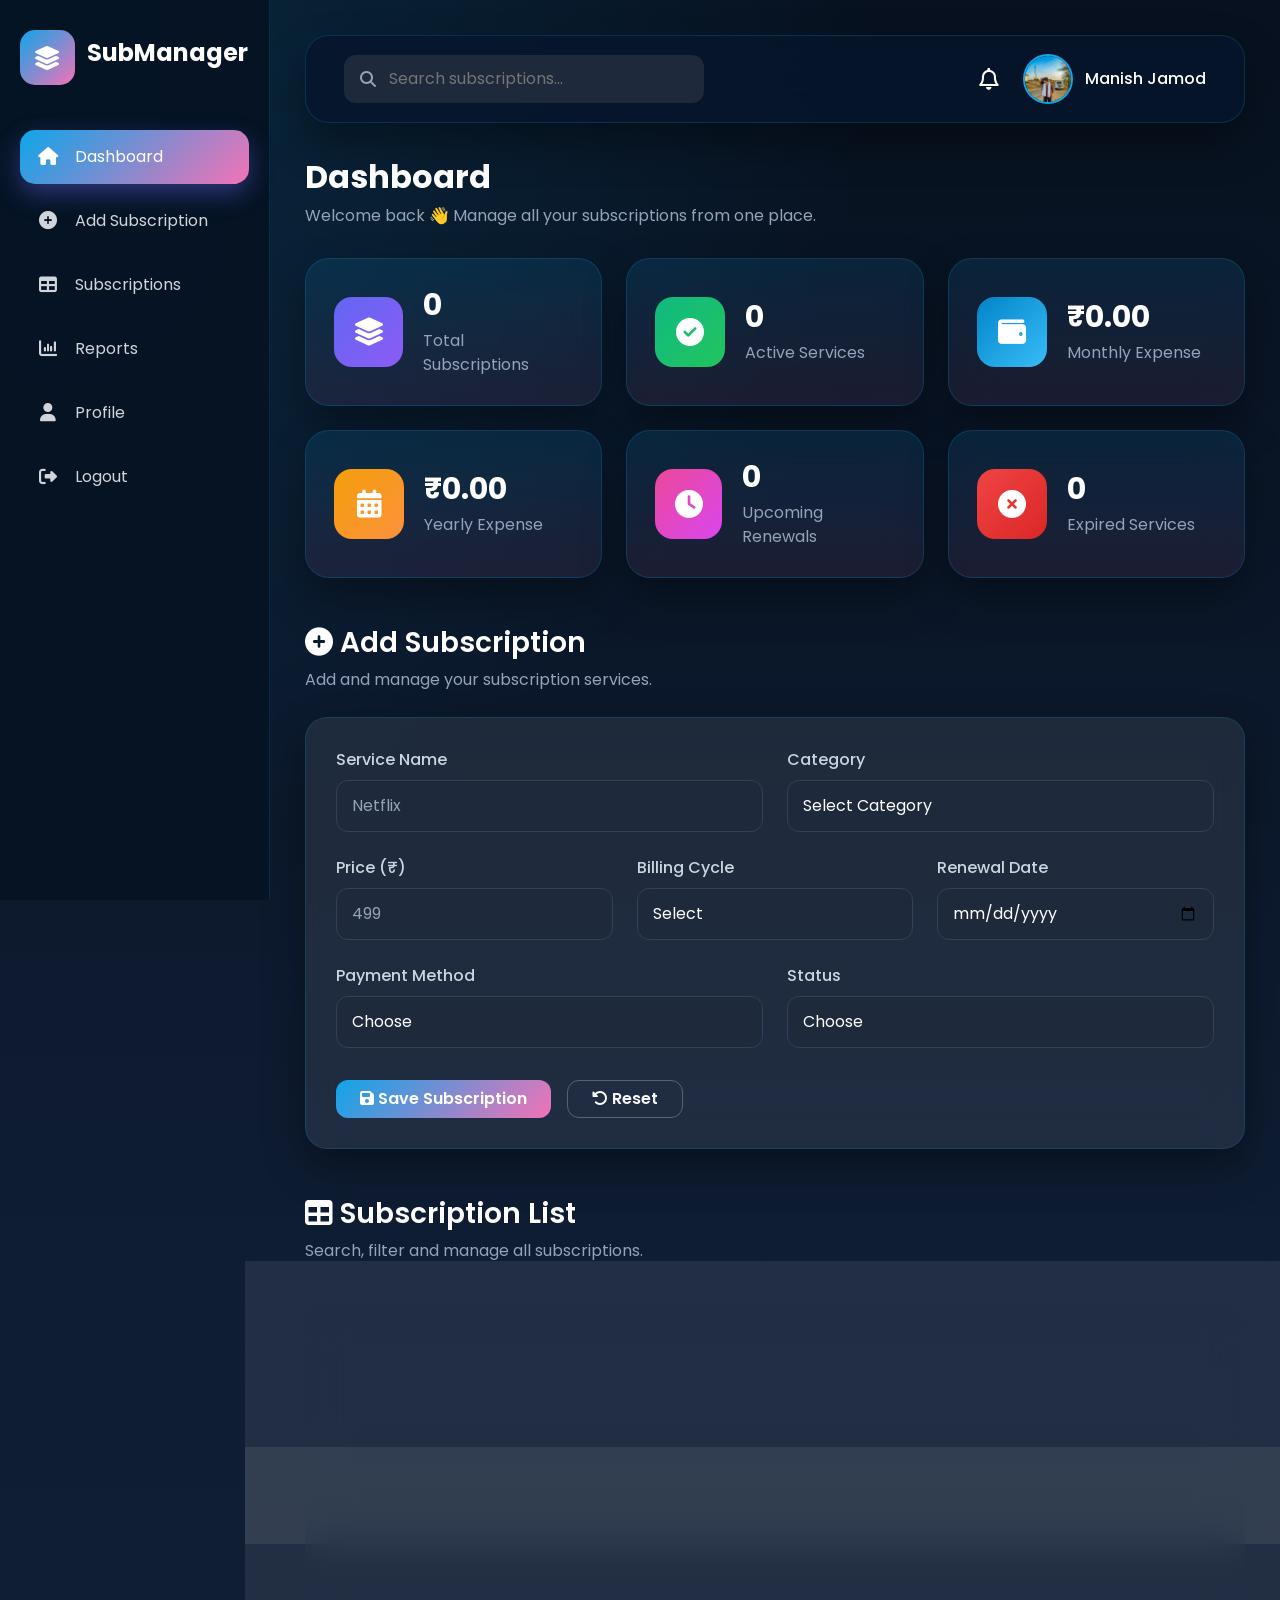
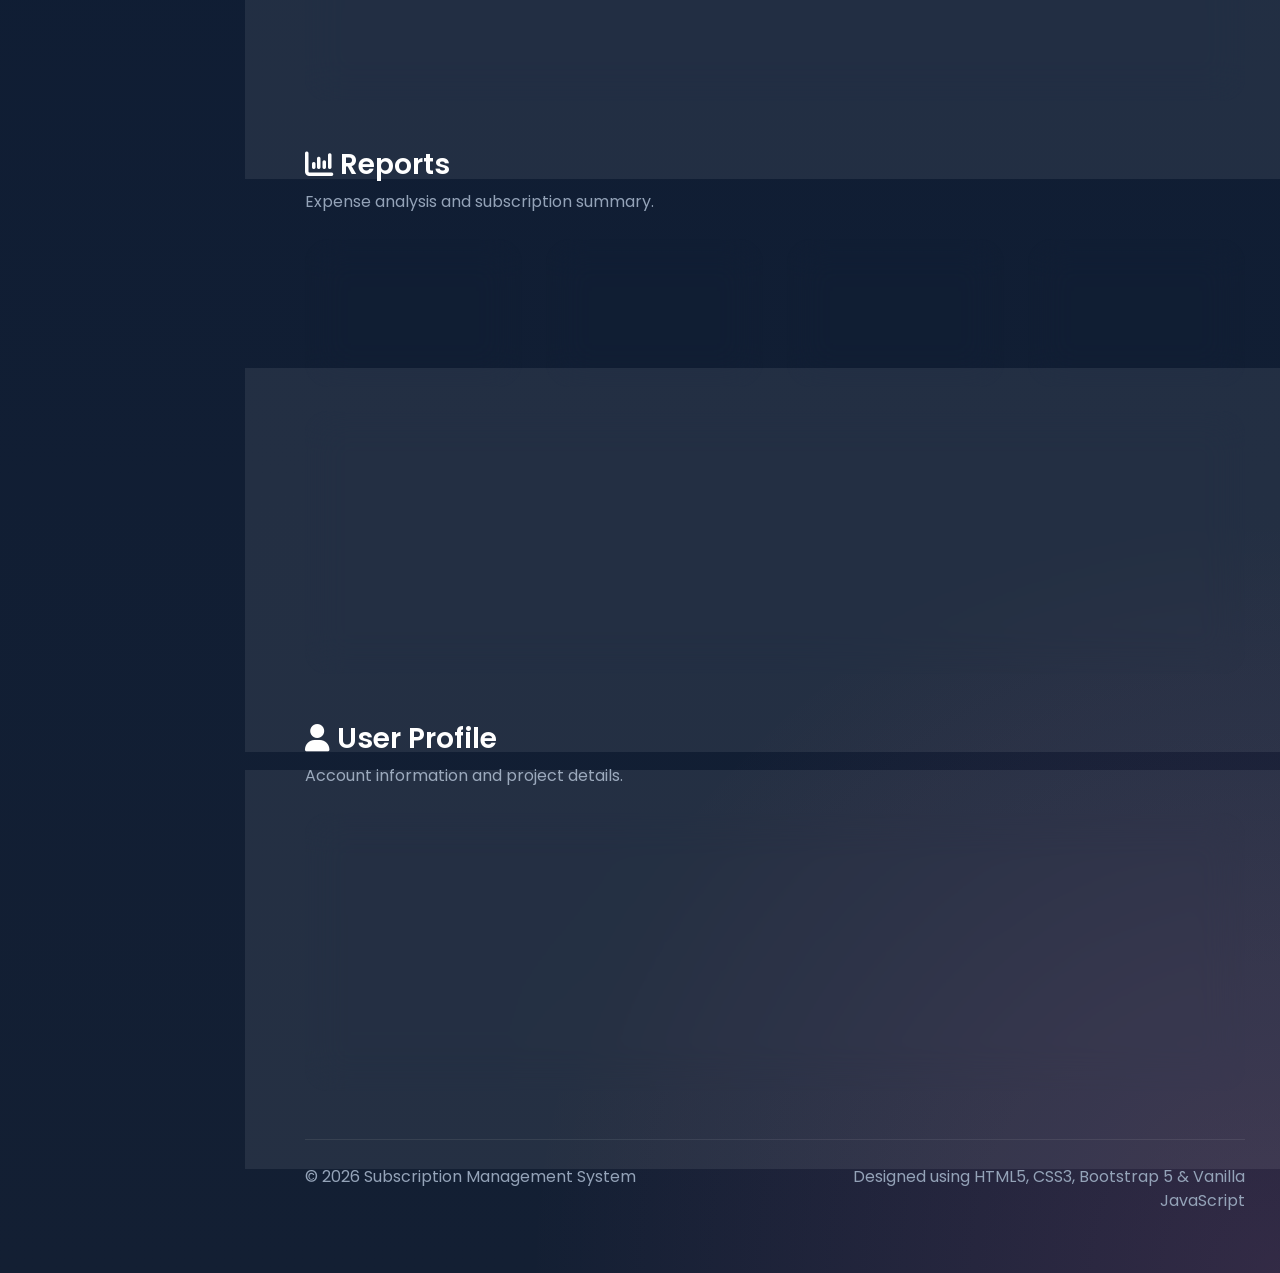
<file: index.html>
<!DOCTYPE html>
<html lang="en">

<head>

    <meta charset="UTF-8">
    <meta name="viewport" content="width=device-width, initial-scale=1.0">

    <title>Subscription Management System</title>

    <link href="https://cdn.jsdelivr.net/npm/bootstrap@5.3.3/dist/css/bootstrap.min.css" rel="stylesheet">

    <link rel="stylesheet"
        href="https://cdnjs.cloudflare.com/ajax/libs/font-awesome/6.7.1/css/all.min.css">

    <link
        href="https://fonts.googleapis.com/css2?family=Poppins:wght@300;400;500;600;700&display=swap"
        rel="stylesheet">

    <link rel="stylesheet" href="index.css">

</head>

<body>

<div class="wrapper">


    <aside class="sidebar">

        <div class="logo">

            <i class="fa-solid fa-layer-group"></i>

            <h3>SubManager</h3>

        </div>

        <ul class="menu">

            <li class="active">

                <a href="#dashboard">

                    <i class="fa-solid fa-house"></i>

                    <span>Dashboard</span>

                </a>

            </li>

            <li>

                <a href="#subscription">

                    <i class="fa-solid fa-plus-circle"></i>

                    <span>Add Subscription</span>

                </a>

            </li>

            <li>

                <a href="#table">

                    <i class="fa-solid fa-table"></i>

                    <span>Subscriptions</span>

                </a>

            </li>

            <li>

                <a href="#reports">

                    <i class="fa-solid fa-chart-column"></i>

                    <span>Reports</span>

                </a>

            </li>

            <li>

                <a href="#profile">

                    <i class="fa-solid fa-user"></i>

                    <span>Profile</span>

                </a>

            </li>

            <li>

                <a href="login.html">

                    <i class="fa-solid fa-right-from-bracket"></i>

                    <span>Logout</span>

                </a>

            </li>

        </ul>

    </aside>

    <main class="main-content">

        <nav class="navbar navbar-expand-lg top-navbar">

            <div class="container-fluid">

                <button class="btn menu-btn d-lg-none">

                    <i class="fa-solid fa-bars"></i>

                </button>

                <div class="search-box">

                    <i class="fa-solid fa-search"></i>

                    <input
                        type="text"
                        id="searchInput"
                        placeholder="Search subscriptions...">

                </div>

                <div class="nav-right">


                    <div class="notification">

                        <i class="fa-regular fa-bell"></i>

                    </div>

                    <div class="user-profile">

                        <img
                        src="./image.png"
                        alt="profile">

                        <div>

                            <h6>Manish Jamod</h6>

                        </div>

                    </div>

                </div>

            </div>

        </nav>

        <section
        id="dashboard"
        class="dashboard-section">

            <div class="page-title">

                <h2>

                    Dashboard

                </h2>

                <p>

                    Welcome back 👋 Manage all your subscriptions from one place.

                </p>

            </div>

            <div class="row g-4">

                <div class="col-lg-4 col-md-6">

                    <div class="dashboard-card">

                        <div class="card-icon purple">

                            <i class="fa-solid fa-layer-group"></i>

                        </div>

                        <div>

                            <h3 id="totalSubscriptions">

                                0

                            </h3>

                            <p>Total Subscriptions</p>

                        </div>

                    </div>

                </div>

                <div class="col-lg-4 col-md-6">

                    <div class="dashboard-card">

                        <div class="card-icon green">

                            <i class="fa-solid fa-circle-check"></i>

                        </div>

                        <div>

                            <h3 id="activeSubscriptions">

                                0

                            </h3>

                            <p>Active Services</p>

                        </div>

                    </div>

                </div>

                <div class="col-lg-4 col-md-6">

                    <div class="dashboard-card">

                        <div class="card-icon blue">

                            <i class="fa-solid fa-wallet"></i>

                        </div>

                        <div>

                            <h3 id="monthlyExpense">

                                ₹0

                            </h3>

                            <p>Monthly Expense</p>

                        </div>

                    </div>

                </div>

                <div class="col-lg-4 col-md-6">

                    <div class="dashboard-card">

                        <div class="card-icon orange">

                            <i class="fa-solid fa-calendar-days"></i>

                        </div>

                        <div>

                            <h3 id="yearlyExpense">

                                ₹0

                            </h3>

                            <p>Yearly Expense</p>

                        </div>

                    </div>

                </div>

                <div class="col-lg-4 col-md-6">

                    <div class="dashboard-card">

                        <div class="card-icon pink">

                            <i class="fa-solid fa-clock"></i>

                        </div>

                        <div>

                            <h3 id="upcomingRenewals">

                                0

                            </h3>

                            <p>Upcoming Renewals</p>

                        </div>

                    </div>

                </div>

                <div class="col-lg-4 col-md-6">

                    <div class="dashboard-card">

                        <div class="card-icon red">

                            <i class="fa-solid fa-circle-xmark"></i>

                        </div>

                        <div>

                            <h3 id="expiredSubscriptions">

                                0

                            </h3>

                            <p>Expired Services</p>

                        </div>

                    </div>

                </div>

            </div>


            <section
                id="subscription"
                class="content-section mt-5">

                <div class="section-header">

                    <h3>

                        <i class="fa-solid fa-plus-circle"></i>

                        Add Subscription

                    </h3>

                    <p>

                        Add and manage your subscription services.

                    </p>

                </div>

                <div class="glass-card">

                    <form id="subscriptionForm">

                        <div class="row">


                            <div class="col-lg-6 mb-4">

                                <label class="form-label">

                                    Service Name

                                </label>

                                <input
                                    type="text"
                                    id="service"
                                    class="form-control"
                                    placeholder="Netflix"
                                    required>

                            </div>


                            <div class="col-lg-6 mb-4">

                                <label class="form-label">

                                    Category

                                </label>

                                <select
                                    id="category"
                                    class="form-select"
                                    required>

                                    <option value="">Select Category</option>

                                    <option>Entertainment</option>

                                    <option>Music</option>

                                    <option>Education</option>

                                    <option>Cloud Storage</option>

                                    <option>Software</option>

                                    <option>Gaming</option>

                                    <option>Shopping</option>

                                    <option>Productivity</option>

                                    <option>Health</option>

                                    <option>Other</option>

                                </select>

                            </div>

                            <div class="col-lg-4 mb-4">

                                <label class="form-label">

                                    Price (₹)

                                </label>

                                <input
                                    type="number"
                                    id="price"
                                    class="form-control"
                                    placeholder="499"
                                    required>

                            </div>

                            <div class="col-lg-4 mb-4">

                                <label class="form-label">

                                    Billing Cycle

                                </label>

                                <select
                                    id="billing"
                                    class="form-select"
                                    required>

                                    <option value="">Select</option>

                                    <option>Monthly</option>

                                    <option>Quarterly</option>

                                    <option>Half Yearly</option>

                                    <option>Yearly</option>

                                </select>

                            </div>

                            <div class="col-lg-4 mb-4">

                                <label class="form-label">

                                    Renewal Date

                                </label>

                                <input
                                    type="date"
                                    id="renewal"
                                    class="form-control"
                                    required>

                            </div>

                            <div class="col-lg-6 mb-4">

                                <label class="form-label">

                                    Payment Method

                                </label>

                                <select
                                    id="payment"
                                    class="form-select"
                                    required>

                                    <option value="">Choose</option>

                                    <option>Credit Card</option>

                                    <option>Debit Card</option>

                                    <option>UPI</option>

                                    <option>Net Banking</option>

                                    <option>PayPal</option>

                                    <option>Cash</option>

                                </select>

                            </div>

                            <div class="col-lg-6 mb-4">

                                <label class="form-label">

                                    Status

                                </label>

                                <select
                                    id="status"
                                    class="form-select"
                                    required>

                                    <option value="">Choose</option>

                                    <option>Active</option>

                                    <option>Expired</option>

                                    <option>Cancelled</option>

                                </select>

                            </div>

                        </div>

                        <div class="d-flex gap-3 mt-2">

                            <button
                                type="submit"
                                class="btn btn-primary px-4">

                                <i class="fa-solid fa-floppy-disk"></i>

                                Save Subscription

                            </button>

                            <button
                                type="reset"
                                class="btn btn-outline-light px-4">

                                <i class="fa-solid fa-rotate-left"></i>

                                Reset

                            </button>

                        </div>

                    </form>

                </div>

            </section>


            <section
                id="table"
                class="content-section mt-5">

                <div class="section-header d-flex justify-content-between align-items-center flex-wrap">

                    <div>

                        <h3>

                            <i class="fa-solid fa-table"></i>

                            Subscription List

                        </h3>

                        <p>

                            Search, filter and manage all subscriptions.

                        </p>

                    </div>

                </div>


                <div class="glass-card mb-4">

                    <div class="row">


                        <div class="col-lg-4 mb-3">

                            <label class="form-label">

                                Search Subscription

                            </label>

                            <input
                                type="text"
                                id="tableSearch"
                                class="form-control"
                                placeholder="Search service name...">

                        </div>


                        <div class="col-lg-3 mb-3">

                            <label class="form-label">

                                Filter Category

                            </label>

                            <select
                                id="filterCategory"
                                class="form-select">

                                <option value="All">All Categories</option>

                                <option>Entertainment</option>

                                <option>Music</option>

                                <option>Education</option>

                                <option>Cloud Storage</option>

                                <option>Software</option>

                                <option>Gaming</option>

                                <option>Shopping</option>

                                <option>Productivity</option>

                                <option>Health</option>

                                <option>Other</option>

                            </select>

                        </div>

                        <div class="col-lg-3 mb-3">

                            <label class="form-label">

                                Filter Status

                            </label>

                            <select
                                id="filterStatus"
                                class="form-select">

                                <option value="All">All Status</option>

                                <option>Active</option>

                                <option>Expired</option>

                                <option>Cancelled</option>

                            </select>

                        </div>


                        <div class="col-lg-2 mb-3">

                            <label class="form-label">

                                Sort

                            </label>

                            <select
                                id="sortRenewal"
                                class="form-select">

                                <option value="asc">Old → New</option>

                                <option value="desc">New → Old</option>

                            </select>

                        </div>

                    </div>

                </div>

                <!-- Table -->

                <div class="glass-card">

                    <div class="table-responsive">

                        <table class="table align-middle table-dark table-hover">

                            <thead>

                                <tr>

                                    <th>Service</th>

                                    <th>Category</th>

                                    <th>Price</th>

                                    <th>Billing</th>

                                    <th>Renewal Date</th>

                                    <th>Status</th>

                                    <th width="170">

                                        Action

                                    </th>

                                </tr>

                            </thead>

                            <tbody id="subscriptionTable">


                            </tbody>

                        </table>

                    </div>

                </div>

            </section>

            <section
                id="reports"
                class="content-section mt-5">

                <div class="section-header">

                    <h3>

                        <i class="fa-solid fa-chart-column"></i>

                        Reports

                    </h3>

                    <p>

                        Expense analysis and subscription summary.

                    </p>

                </div>

                <div class="row g-4">

                    <div class="col-lg-3">

                        <div class="dashboard-card">

                            <div class="card-icon blue">

                                <i class="fa-solid fa-indian-rupee-sign"></i>

                            </div>

                            <div>

                                <h3 id="reportMonthly">

                                    ₹0

                                </h3>

                                <p>Monthly Expense</p>

                            </div>

                        </div>

                    </div>

                    <div class="col-lg-3">

                        <div class="dashboard-card">

                            <div class="card-icon green">

                                <i class="fa-solid fa-wallet"></i>

                            </div>

                            <div>

                                <h3 id="reportYearly">

                                    ₹0

                                </h3>

                                <p>Yearly Expense</p>

                            </div>

                        </div>

                    </div>

                    <div class="col-lg-3">

                        <div class="dashboard-card">

                            <div class="card-icon orange">

                                <i class="fa-solid fa-layer-group"></i>

                            </div>

                            <div>

                                <h3 id="categoryCount">

                                    0

                                </h3>

                                <p>Categories Used</p>

                            </div>

                        </div>

                    </div>

                    <div class="col-lg-3">

                        <div class="dashboard-card">

                            <div class="card-icon purple">

                                <i class="fa-solid fa-clock"></i>

                            </div>

                            <div>

                                <h3 id="renewalCount">

                                    0

                                </h3>

                                <p>Upcoming Renewals</p>

                            </div>

                        </div>

                    </div>

                </div>


                <div class="glass-card mt-4">

                    <h4 class="mb-4">

                        <i class="fa-solid fa-clock-rotate-left"></i>

                        Recent Renewals

                    </h4>

                    <div class="table-responsive">

                        <table class="table table-dark table-hover align-middle">

                            <thead>

                                <tr>

                                    <th>Service</th>
                                    <th>Renewal Date</th>
                                    <th>Amount</th>
                                    <th>Status</th>

                                </tr>

                            </thead>

                            <tbody id="recentRenewals">


                            </tbody>

                        </table>

                    </div>

                </div>

            </section>


            <section
                id="profile"
                class="content-section mt-5">

                <div class="section-header">

                    <h3>

                        <i class="fa-solid fa-user"></i>

                        User Profile

                    </h3>

                    <p>

                        Account information and project details.

                    </p>

                </div>

                <div class="glass-card">

                    <div class="row align-items-center">

                        <div class="col-lg-3 text-center">

                            <img
                                src="./image.png"
                                class="img-fluid rounded-circle profile-image"
                                alt="Profile">

                        </div>

                        <div class="col-lg-9">

                            <div class="row">

                                <div class="col-md-6 mb-4">

                                    <label class="form-label">

                                        Full Name

                                    </label>

                                    <input
                                        type="text"
                                        class="form-control"
                                        value="Manish Jamod"
                                        readonly>

                                </div>

                                <div class="col-md-6 mb-4">

                                    <label class="form-label">

                                        Email

                                    </label>

                                    <input
                                        type="email"
                                        class="form-control"
                                        value="manish@example.com"
                                        readonly>

                                </div>

                                <div class="col-md-6 mb-4">

                                    <label class="form-label">

                                        Role

                                    </label>

                                    <input
                                        type="text"
                                        class="form-control"
                                        value="Administrator"
                                        readonly>

                                </div>

                                <div class="col-md-6 mb-4">

                                    <label class="form-label">

                                        Joined Date

                                    </label>

                                    <input
                                        type="text"
                                        class="form-control"
                                        value="27 June 2026"
                                        readonly>

                                </div>

                            </div>

                        </div>

                    </div>

                </div>

            </section>


            <footer class="footer mt-5">

                <div class="row">

                    <div class="col-md-6">

                        <p>

                            © 2026 Subscription Management System

                        </p>

                    </div>

                    <div class="col-md-6 text-md-end">

                        <p>

                            Designed using HTML5, CSS3, Bootstrap 5 & Vanilla JavaScript

                        </p>

                    </div>

                </div>

            </footer>

        </main>

    </div>
    <script src="https://cdn.jsdelivr.net/npm/bootstrap@5.3.3/dist/js/bootstrap.bundle.min.js"></script>
    <script src="p.js"></script>

</body>

</html>
</file>
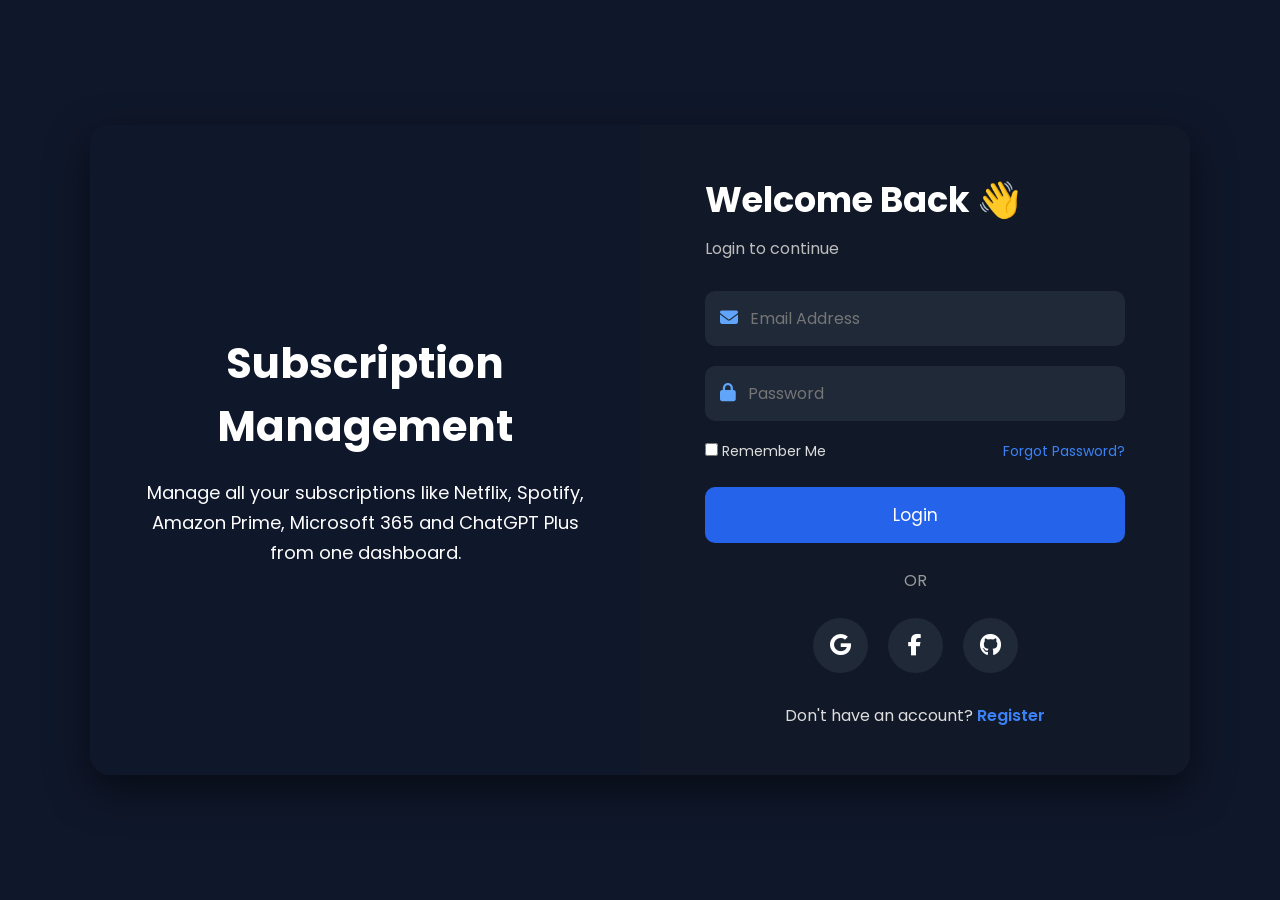
<file: login.html>
<!DOCTYPE html>
<html lang="en">
<head>

<meta charset="UTF-8">
<meta name="viewport" content="width=device-width, initial-scale=1.0">

<title>Subscription Management System | Login</title>

<link rel="stylesheet" href="login.css">

<link rel="preconnect" href="https://fonts.googleapis.com">

<link href="https://fonts.googleapis.com/css2?family=Poppins:wght@300;400;500;600;700&display=swap" rel="stylesheet">

<link rel="stylesheet"
href="https://cdnjs.cloudflare.com/ajax/libs/font-awesome/6.5.2/css/all.min.css">

</head>

<body>

<div class="container">

<div class="left">

<div class="overlay">

<h1>Subscription Management</h1>

<p>

Manage all your subscriptions like Netflix,
Spotify, Amazon Prime, Microsoft 365 and ChatGPT Plus
from one dashboard.

</p>

</div>

</div>

<div class="right">

<div class="login-box">

<h2>Welcome Back 👋</h2>

<p>Login to continue</p>

<form action="index.html">

<div class="input-box">

<i class="fa-solid fa-envelope"></i>

<input
type="email"
placeholder="Email Address"
required>

</div>

<div class="input-box">

<i class="fa-solid fa-lock"></i>

<input
type="password"
placeholder="Password"
required>

</div>

<div class="options">

<label>

<input type="checkbox">

Remember Me

</label>

<a href="#">Forgot Password?</a>

</div>

<button>

Login

</button>

</form>

<div class="divider">

OR

</div>

<div class="social">

<a href="#"><i class="fab fa-google"></i></a>

<a href="#"><i class="fab fa-facebook-f"></i></a>

<a href="#"><i class="fab fa-github"></i></a>

</div>

<div class="register">

Don't have an account?

<a href="#">

Register

</a>

</div>

</div>

</div>

</div>

</body>
</html>
</file>
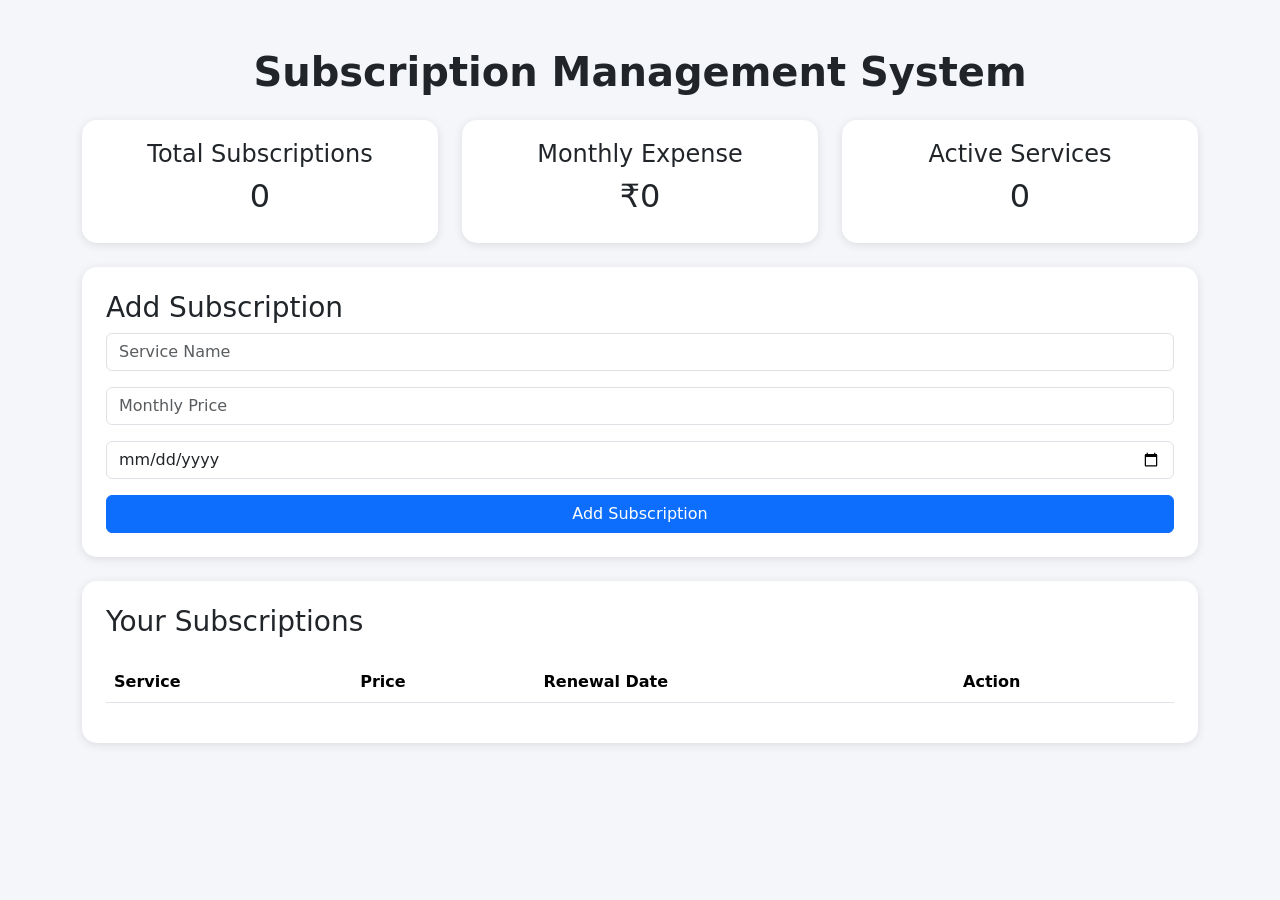
<file: p.html>
<!DOCTYPE html>
<html lang="en">
<head>
<meta charset="UTF-8">
<meta name="viewport" content="width=device-width, initial-scale=1.0">

<title>Subscription Manager</title>

<link href="https://cdn.jsdelivr.net/npm/bootstrap@5.3.3/dist/css/bootstrap.min.css" rel="stylesheet">

<link rel="stylesheet" href="p.css">
</head>

<body>

<div class="container py-5">

    <h1 class="text-center mb-4">
        Subscription Management System
    </h1>

    <div class="row mb-4">

        <div class="col-md-4">
            <div class="card summary">
                <h4>Total Subscriptions</h4>
                <h2 id="totalSubs">0</h2>
            </div>
        </div>

        <div class="col-md-4">
            <div class="card summary">
                <h4>Monthly Expense</h4>
                <h2>₹<span id="totalExpense">0</span></h2>
            </div>
        </div>

        <div class="col-md-4">
            <div class="card summary">
                <h4>Active Services</h4>
                <h2 id="activeSubs">0</h2>
            </div>
        </div>

    </div>

    <div class="card p-4 mb-4">

        <h3>Add Subscription</h3>

        <form id="subscriptionForm">

            <input
                type="text"
                id="service"
                class="form-control mb-3"
                placeholder="Service Name"
                required
            >

            <input
                type="number"
                id="price"
                class="form-control mb-3"
                placeholder="Monthly Price"
                required
            >

            <input
                type="date"
                id="renewalDate"
                class="form-control mb-3"
                required
            >

            <button class="btn btn-primary">
                Add Subscription
            </button>

        </form>

    </div>

    <div class="card p-4">

        <h3>Your Subscriptions</h3>

        <table class="table mt-3">

            <thead>

                <tr>
                    <th>Service</th>
                    <th>Price</th>
                    <th>Renewal Date</th>
                    <th>Action</th>
                </tr>

            </thead>

            <tbody id="subscriptionList">

            </tbody>

        </table>

    </div>

</div>

<script src="p.js"></script>

</body>
</html>
</file>
<file: index.css>
*{
    margin:0;
    padding:0;
    box-sizing:border-box;
    font-family:'Poppins',sans-serif;
}

:root{

    --primary:#0ea5e9;
    --secondary:#f472b6;
    --success:#14b8a6;
    --danger:#f43f5e;
    --warning:#f59e0b;
    --info:#22d3ee;

    --dark:#061323;
    --dark2:#0b1d33;
    --dark3:#152d4c;

    --white:#ffffff;
    --text:#cbd5e1;

    --glass:rgba(255,255,255,.08);
    --glass2:rgba(255,255,255,.14);

    --border:rgba(14,165,233,.18);

    --shadow:
    0 18px 40px rgba(0,0,0,.4);

}

body{

    background:
    radial-gradient(circle at top left, rgba(14,165,233,.16), transparent 28%),
    radial-gradient(circle at bottom right, rgba(244,114,182,.14), transparent 24%),
    linear-gradient(180deg, #07111f 0%, #0f1d34 45%, #131f33 100%);

    color:var(--white);

    min-height:100vh;

    overflow-x:hidden;

}

.wrapper{

    display:flex;

    min-height:100vh;

}

.sidebar{

    width:270px;

    background:rgba(6,19,35,.95);

    backdrop-filter:blur(20px);

    border-right:1px solid rgba(14,165,233,.16);

    position:fixed;

    left:0;

    top:0;

    bottom:0;

    padding:30px 20px;

    z-index:1000;

}

.logo{

    display:flex;

    align-items:center;

    gap:12px;

    margin-bottom:45px;

}

.logo i{

    width:55px;
    height:55px;

    border-radius:15px;

    display:flex;
    justify-content:center;
    align-items:center;

    font-size:24px;

    background:
    linear-gradient(
        135deg,
        var(--primary),
        var(--secondary)
    );

}

.logo h3{

    font-size:24px;

    font-weight:700;

}

.menu{

    list-style:none;

    padding-left:0;

}

.menu li{

    margin-bottom:10px;

}

.menu li a{

    display:flex;

    align-items:center;

    gap:15px;

    text-decoration:none;

    color:#d1d5db;

    padding:15px;

    border-radius:15px;

    transition:.35s;

}

.menu li a i{

    width:25px;

    text-align:center;

    font-size:18px;

}

.menu li:hover a{

    background:var(--glass);

    color:#fff;

}

.menu li.active a{

    background:
    linear-gradient(
        135deg,
        var(--primary),
        var(--secondary)
    );

    color:#fff;

    box-shadow:
    0 10px 25px rgba(99,102,241,.4);

}


.main-content{

    margin-left:270px;

    width:calc(100% - 270px);

    padding:35px;

}

.top-navbar{

    background:rgba(7,22,44,.85);

    backdrop-filter:blur(22px);

    border:1px solid rgba(14,165,233,.2);

    border-radius:24px;

    padding:18px 26px;

    margin-bottom:35px;

    box-shadow:0 20px 40px rgba(0,0,0,.35);

}

.search-box{

    position:relative;

    width:360px;

}

.search-box input{

    width:100%;

    background:#1e293b;

    border:none;

    outline:none;

    color:#fff;

    border-radius:12px;

    padding:12px 18px 12px 45px;

}

.search-box i{

    position:absolute;

    left:16px;

    top:50%;

    transform:translateY(-50%);

    color:#94a3b8;

}

.nav-right{

    display:flex;

    align-items:center;

    gap:25px;

}

.notification{

    position:relative;

    font-size:22px;

    cursor:pointer;

}

.notification .badge{

    position:absolute;

    top:-8px;

    right:-10px;

    background:#ef4444;

    color:#fff;

    font-size:10px;

}

.user-profile{

    display:flex;

    align-items:center;

    gap:12px;

}

.user-profile img{

    width:50px;

    height:50px;

    border-radius:50%;

    border:2px solid var(--primary);

}

.user-profile h6{

    margin:0;

}

.user-profile small{

    color:#94a3b8;

}

.page-title{

    margin-bottom:30px;

}

.page-title h2{

    font-size:32px;

    font-weight:700;

}

.page-title p{

    color:#94a3b8;

}

.section-header{

    margin-bottom:25px;

}

.section-header h3{

    font-weight:600;

}

.section-header p{

    color:#94a3b8;

}
.dashboard-card{

    display:flex;

    align-items:center;

    gap:20px;

    background:linear-gradient(180deg, rgba(14,165,233,.12), rgba(244,114,182,.08));

    backdrop-filter:blur(20px);

    border:1px solid rgba(14,165,233,.2);

    border-radius:24px;

    padding:28px;

    box-shadow:0 20px 40px rgba(0,0,0,.35);

    transition:.35s ease;

    height:100%;

}

.dashboard-card:hover{

    transform:translateY(-6px);

    box-shadow:0 28px 55px rgba(0,0,0,.45);

}

.dashboard-card h3{

    margin:0;

    font-size:30px;

    font-weight:700;

}

.dashboard-card p{

    margin-top:6px;

    margin-bottom:0;

    color:#94a3b8;

}

.card-icon{

    width:70px;

    height:70px;

    border-radius:18px;

    display:flex;

    justify-content:center;

    align-items:center;

    font-size:28px;

    color:#fff;

}

.purple{

    background:linear-gradient(135deg,#6366f1,#8b5cf6);

}

.green{

    background:linear-gradient(135deg,#10b981,#22c55e);

}

.blue{

    background:linear-gradient(135deg,#0284c7,#38bdf8);

}

.orange{

    background:linear-gradient(135deg,#f59e0b,#fb923c);

}

.red{

    background:linear-gradient(135deg,#ef4444,#dc2626);

}

.pink{

    background:linear-gradient(135deg,#ec4899,#d946ef);

}

.glass-card{

    background:var(--glass);

    backdrop-filter:blur(20px);

    border:1px solid var(--border);

    border-radius:22px;

    padding:30px;

    box-shadow:var(--shadow);

}

.form-label{

    color:#cbd5e1;

    font-weight:500;

    margin-bottom:8px;

}

.form-control,
.form-select{

    background:#1e293b !important;

    color:#fff !important;

    border:1px solid #334155 !important;

    border-radius:12px;

    padding:13px 15px;

    box-shadow:none !important;

    transition:.3s;

}

.form-control:focus,
.form-select:focus{

    border-color:var(--primary) !important;

    box-shadow:
    0 0 0 .2rem rgba(99,102,241,.25) !important;

}

.form-control::placeholder{

    color:#94a3b8;

}

.form-select option{

    background:#111827;

    color:#fff;

}

.btn{

    border-radius:12px;

    font-weight:600;

    transition:.3s;

}

.btn-primary{

    background:linear-gradient(
        135deg,
        var(--primary),
        var(--secondary)
    );

    border:none;

}

.btn-primary:hover{

    transform:translateY(-2px);

    box-shadow:0 12px 30px rgba(14,165,233,.4);

}

.btn-outline-light{

    border:1px solid rgba(255,255,255,.25);

}

.btn-outline-light:hover{

    background:#fff;

    color:#000;

}
.content-section{

    margin-top:45px;

}
.dashboard-card,
.glass-card{

    animation:fadeUp .6s ease;

}

@keyframes fadeUp{

    from{

        opacity:0;

        transform:translateY(25px);

    }

    to{

        opacity:1;

        transform:translateY(0);

    }

}
.table-responsive{

    overflow-x:auto;

}

.table{

    margin-bottom:0;

    border-collapse:separate;

    border-spacing:0 10px;

}

.table thead th{

    background:transparent;

    color:#ffffff;

    font-size:15px;

    font-weight:600;

    border:none;

    padding:18px;

}

.table tbody tr{

    background:rgba(255,255,255,.05);

    transition:.3s;

}

.table tbody tr:hover{

    background:rgba(255,255,255,.10);

    transform:scale(1.01);

}

.table tbody td{

    border:none;

    padding:18px;

    vertical-align:middle;

}
.status{

    display:inline-block;

    padding:7px 15px;

    border-radius:30px;

    font-size:13px;

    font-weight:600;

    color:#fff;

}

.status.active{

    background:#16a34a;

}

.status.expired{

    background:#dc2626;

}

.status.cancelled{

    background:#f59e0b;

}
.action-btn{

    width:40px;

    height:40px;

    border:none;

    border-radius:10px;

    color:#fff;

    margin-right:8px;

    transition:.3s;

}

.edit-btn{

    background:#3b82f6;

}

.delete-btn{

    background:#ef4444;

}

.action-btn:hover{

    transform:translateY(-3px);

    box-shadow:0 10px 20px rgba(0,0,0,.35);

}
.profile-image{

    width:180px;

    height:180px;

    object-fit:cover;

    border:5px solid var(--primary);

    box-shadow:0 20px 40px rgba(99,102,241,.35);

}
.footer{

    margin-top:50px;

    padding:25px 0;

    border-top:1px solid rgba(255,255,255,.08);

}

.footer p{

    margin:0;

    color:#94a3b8;

}
::-webkit-scrollbar{

    width:10px;

}

::-webkit-scrollbar-track{

    background:#0f172a;

}

::-webkit-scrollbar-thumb{

    background:linear-gradient(
        var(--primary),
        var(--secondary)
    );

    border-radius:10px;

}

::-webkit-scrollbar-thumb:hover{

    background:#8b5cf6;

}
@media(max-width:1200px){

    .search-box{

        width:260px;

    }

}

@media(max-width:992px){

    .sidebar{

        width:80px;

        padding:25px 10px;

    }

    .sidebar .logo h3{

        display:none;

    }

    .menu li a span{

        display:none;

    }

    .menu li a{

        justify-content:center;

    }

    .main-content{

        margin-left:80px;

        width:calc(100% - 80px);

    }

    .dashboard-card{

        padding:20px;

    }

}

@media(max-width:768px){

    .main-content{

        margin-left:0;

        width:100%;

        padding:20px;

    }

    .sidebar{

        display:none;

    }

    .top-navbar{

        padding:15px;

    }

    .nav-right{

        gap:15px;

    }

    .search-box{

        width:100%;

        margin-bottom:15px;

    }

    .top-navbar .container-fluid{

        display:block;

    }

    .user-profile h6,
    .user-profile small{

        display:none;

    }

    .glass-card{

        padding:20px;

    }

    .dashboard-card{

        flex-direction:column;

        text-align:center;

    }

}

@media(max-width:576px){

    .page-title h2{

        font-size:24px;

    }

    .dashboard-card h3{

        font-size:24px;

    }

    .card-icon{

        width:60px;

        height:60px;

        font-size:24px;

    }

    .profile-image{

        width:130px;

        height:130px;

        margin-bottom:20px;

    }

    .btn{

        width:100%;

        margin-bottom:10px;

    }

}
</file>
<file: login.css>
*{
margin:0;
padding:0;
box-sizing:border-box;
font-family:'Poppins',sans-serif;
}

body{

background:#0f172a;

display:flex;

justify-content:center;

align-items:center;

height:100vh;

}

.container{

width:1100px;

height:650px;

display:flex;

border-radius:20px;

overflow:hidden;

box-shadow:0 15px 40px rgba(0,0,0,.5);

}

/* Left */

.left{

flex:1;

background:linear-gradient(rgba(15,23,42,.7),
rgba(15,23,42,.7)),

url("https://images.unsplash.com/photo-1556740749-887f6717d7e4?w=1200");

background-size:cover;

background-position:center;

display:flex;

justify-content:center;

align-items:center;

}

.overlay{

padding:50px;

text-align:center;

color:white;

}

.overlay h1{

font-size:42px;

margin-bottom:20px;

}

.overlay p{

font-size:18px;

line-height:30px;

}

/* Right */

.right{

flex:1;

background:#111827;

display:flex;

justify-content:center;

align-items:center;

}

.login-box{

width:420px;

}

.login-box h2{

font-size:35px;

color:white;

margin-bottom:10px;

}

.login-box p{

color:#bdbdbd;

margin-bottom:30px;

}

.input-box{

display:flex;

align-items:center;

background:#1f2937;

padding:15px;

border-radius:10px;

margin-bottom:20px;

}

.input-box i{

color:#60a5fa;

margin-right:12px;

font-size:18px;

}

.input-box input{

width:100%;

border:none;

outline:none;

background:none;

color:white;

font-size:16px;

}

.options{

display:flex;

justify-content:space-between;

margin-bottom:25px;

font-size:14px;

color:#ddd;

}

.options a{

text-decoration:none;

color:#3b82f6;

}

button{

width:100%;

padding:15px;

border:none;

border-radius:10px;

background:#2563eb;

color:white;

font-size:17px;

cursor:pointer;

transition:.3s;

}

button:hover{

background:#1d4ed8;

}

.divider{

text-align:center;

margin:25px 0;

color:#999;

}

.social{

display:flex;

justify-content:center;

gap:20px;

}

.social a{

width:55px;

height:55px;

background:#1f2937;

display:flex;

justify-content:center;

align-items:center;

border-radius:50%;

color:white;

font-size:22px;

transition:.3s;

text-decoration:none;

}

.social a:hover{

background:#2563eb;

}

.register{

margin-top:30px;

text-align:center;

color:#ddd;

}

.register a{

color:#3b82f6;

text-decoration:none;

font-weight:600;

}

@media(max-width:900px){

.container{

flex-direction:column;

height:auto;

width:95%;

}

.left{

height:250px;

}

.login-box{

width:90%;

padding:40px 0;

}

}
</file>
<file: p.css>
body{
    background:#f4f6f9;
}

.summary{
    padding:20px;
    text-align:center;
    border:none;
    box-shadow:0 2px 10px rgba(0,0,0,.1);
}

.card{
    border:none;
    box-shadow:0 2px 10px rgba(0,0,0,.1);
    border-radius:15px;
}

h1{
    font-weight:bold;
}

button{
    width:100%;
}
</file>
